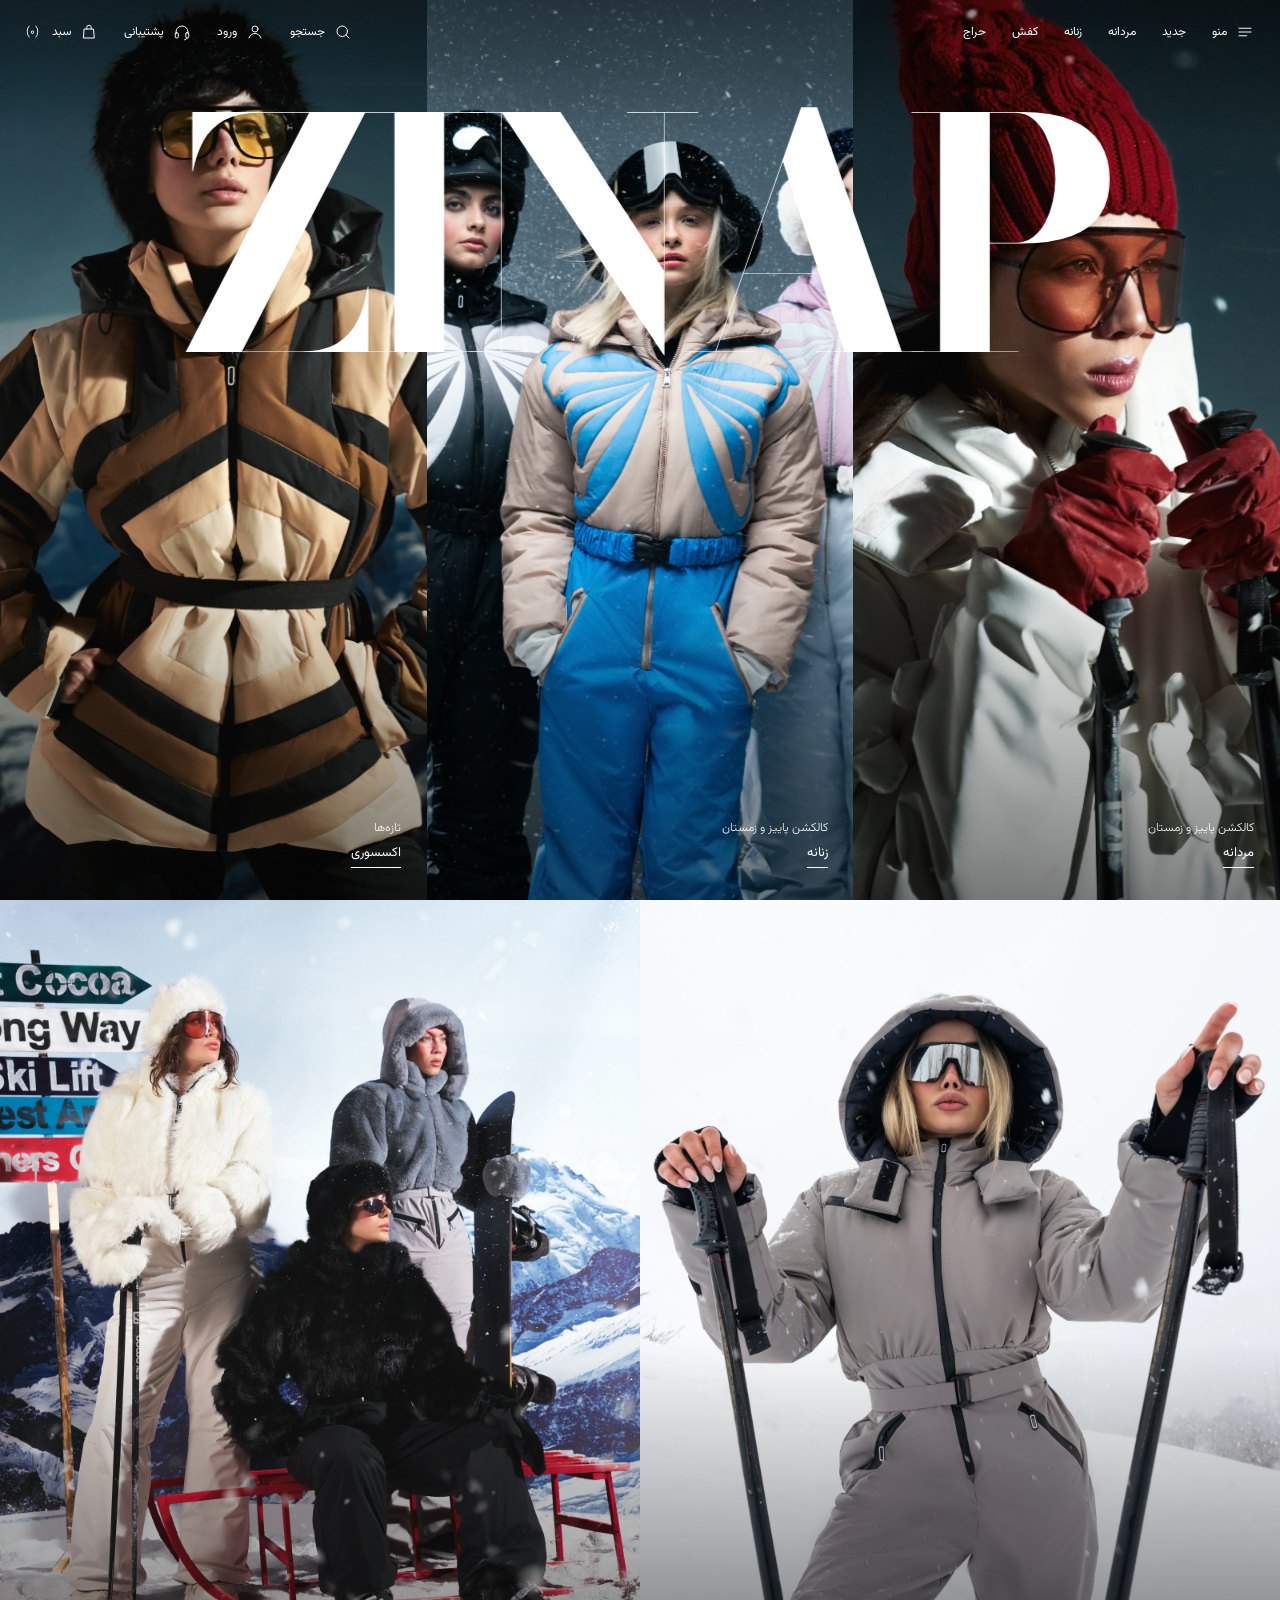
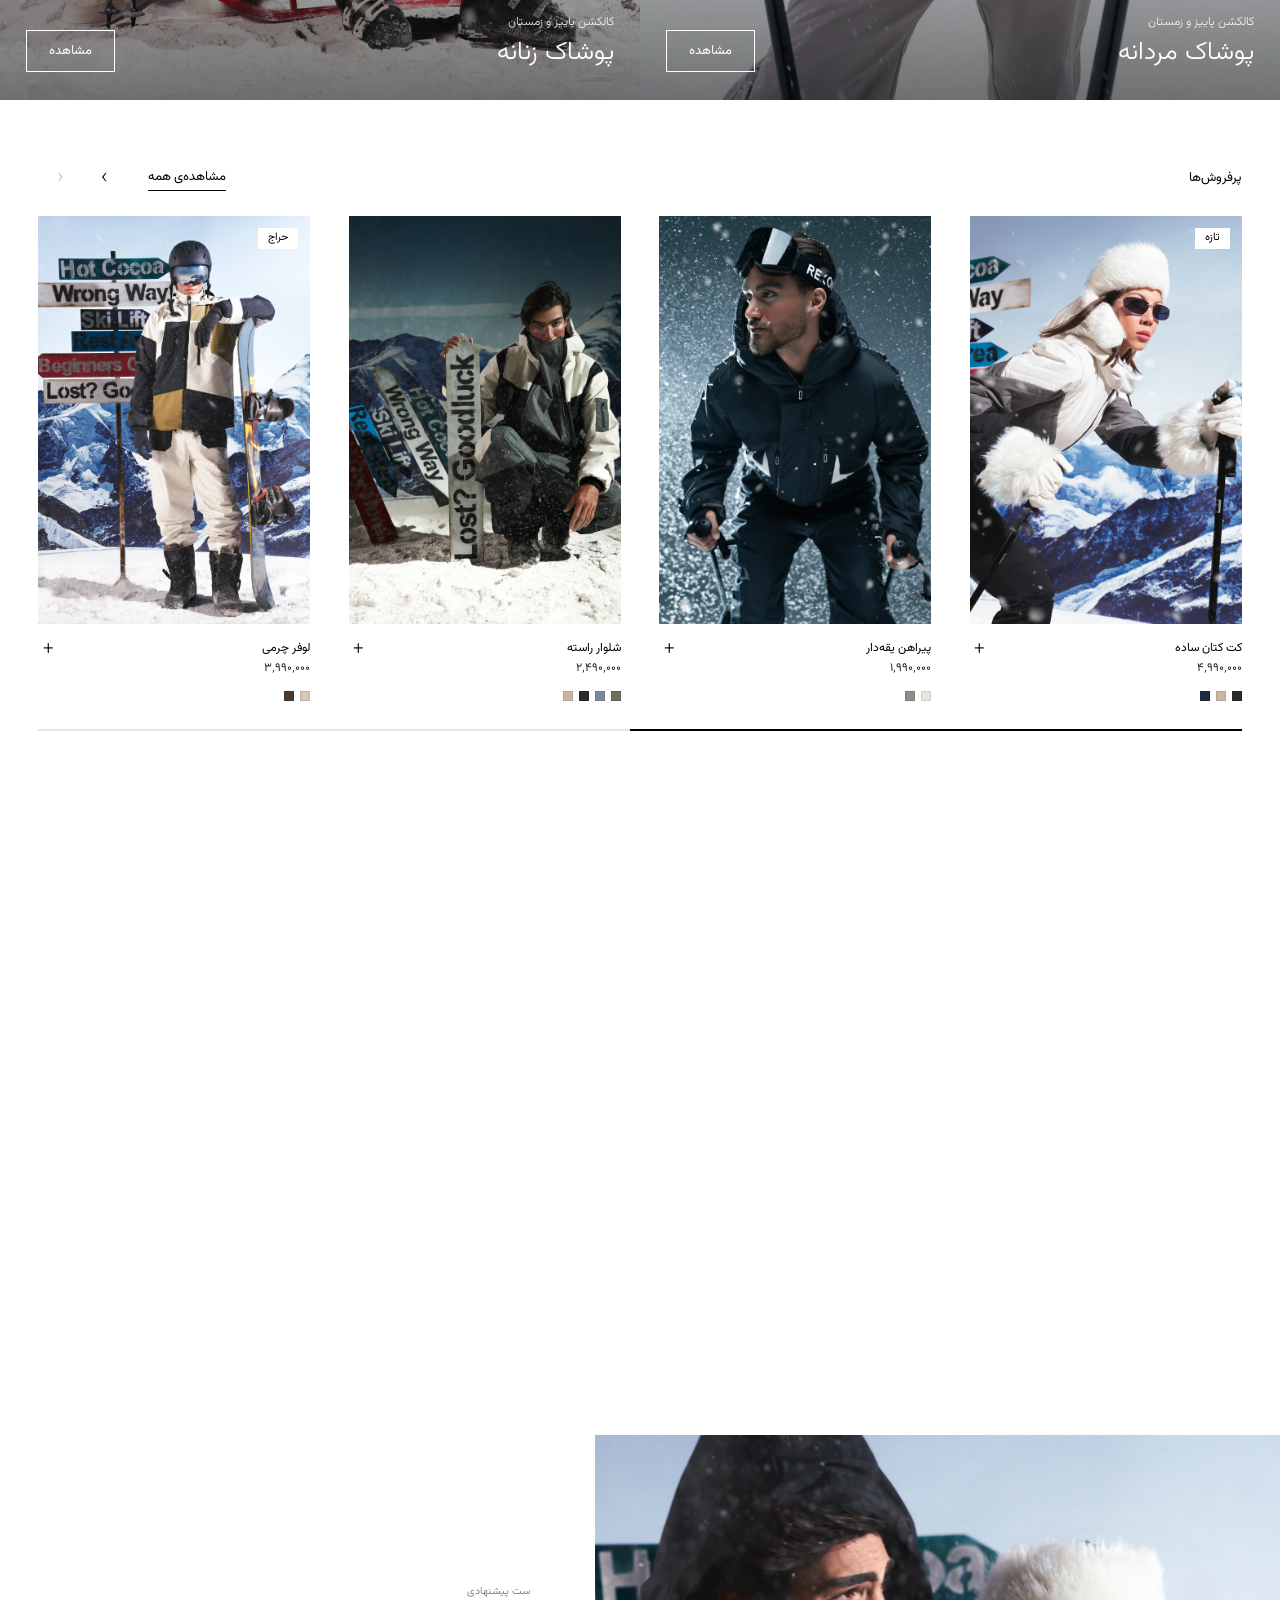
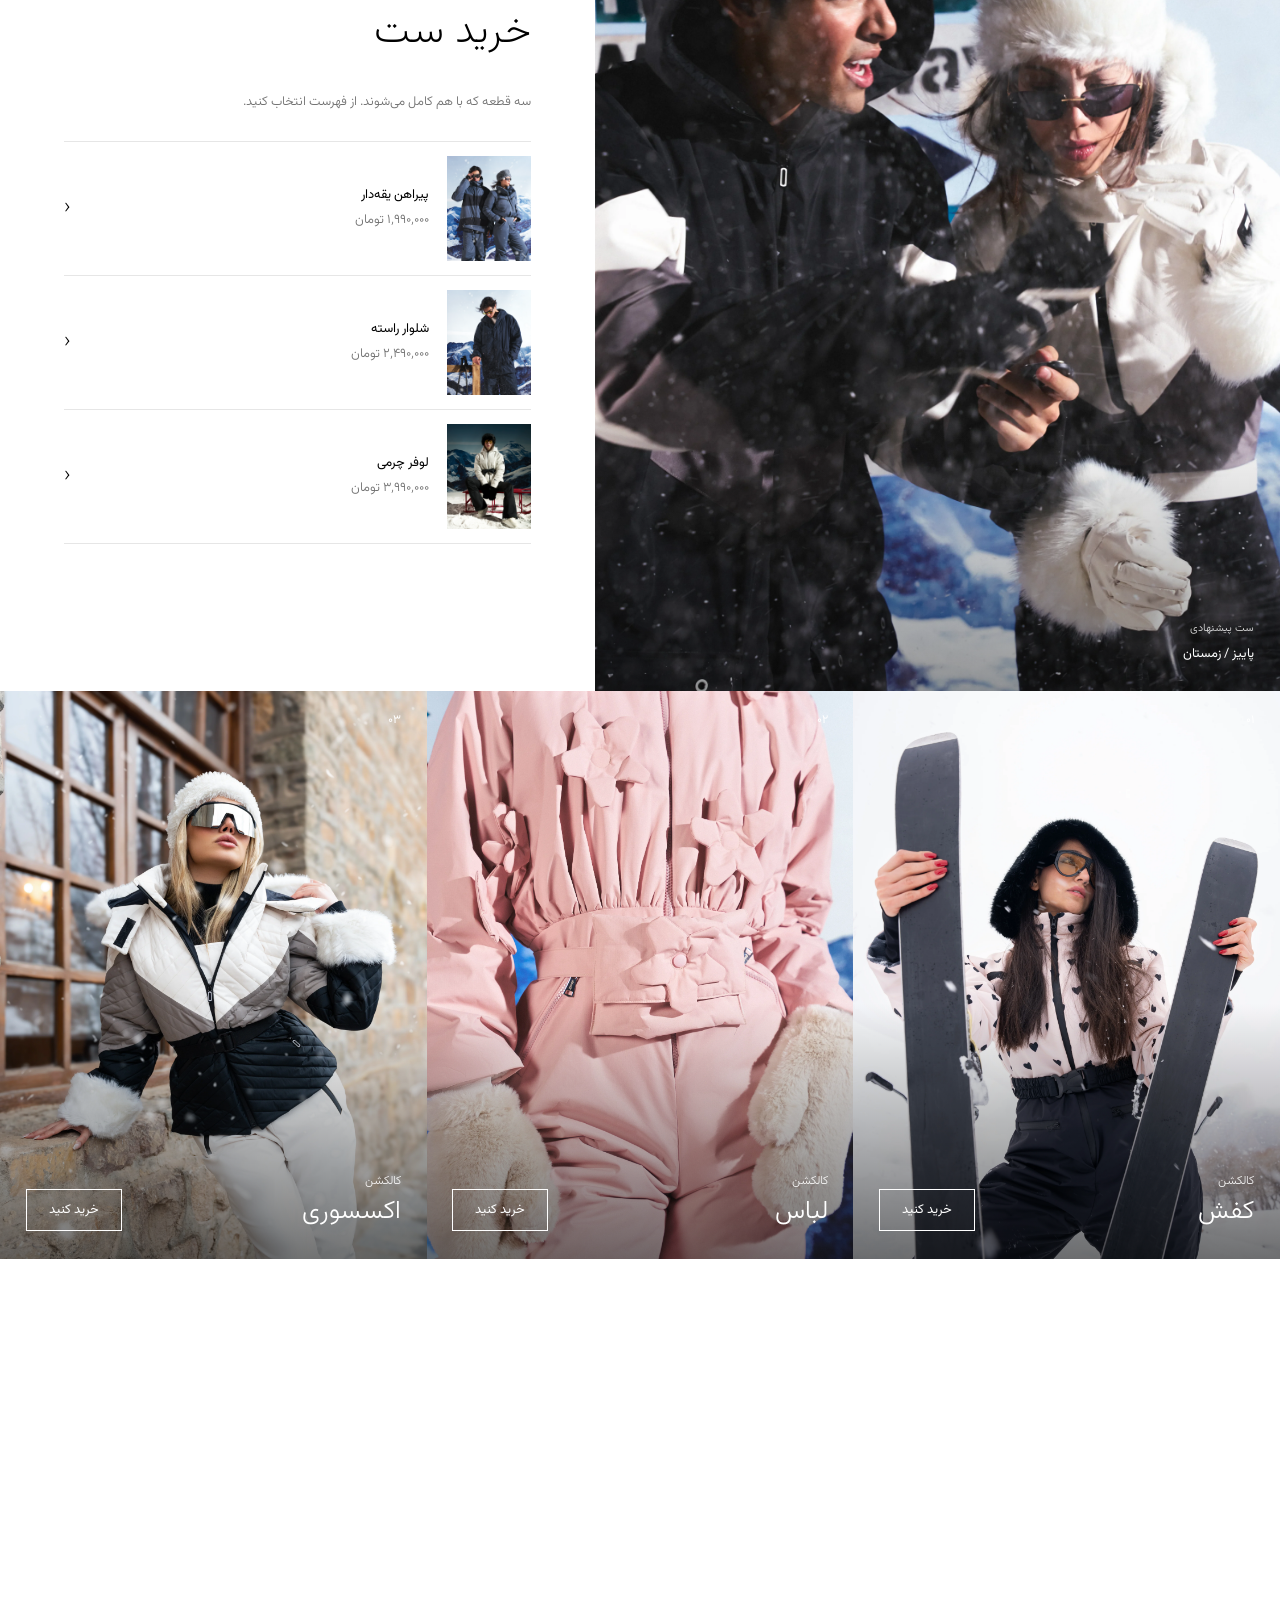
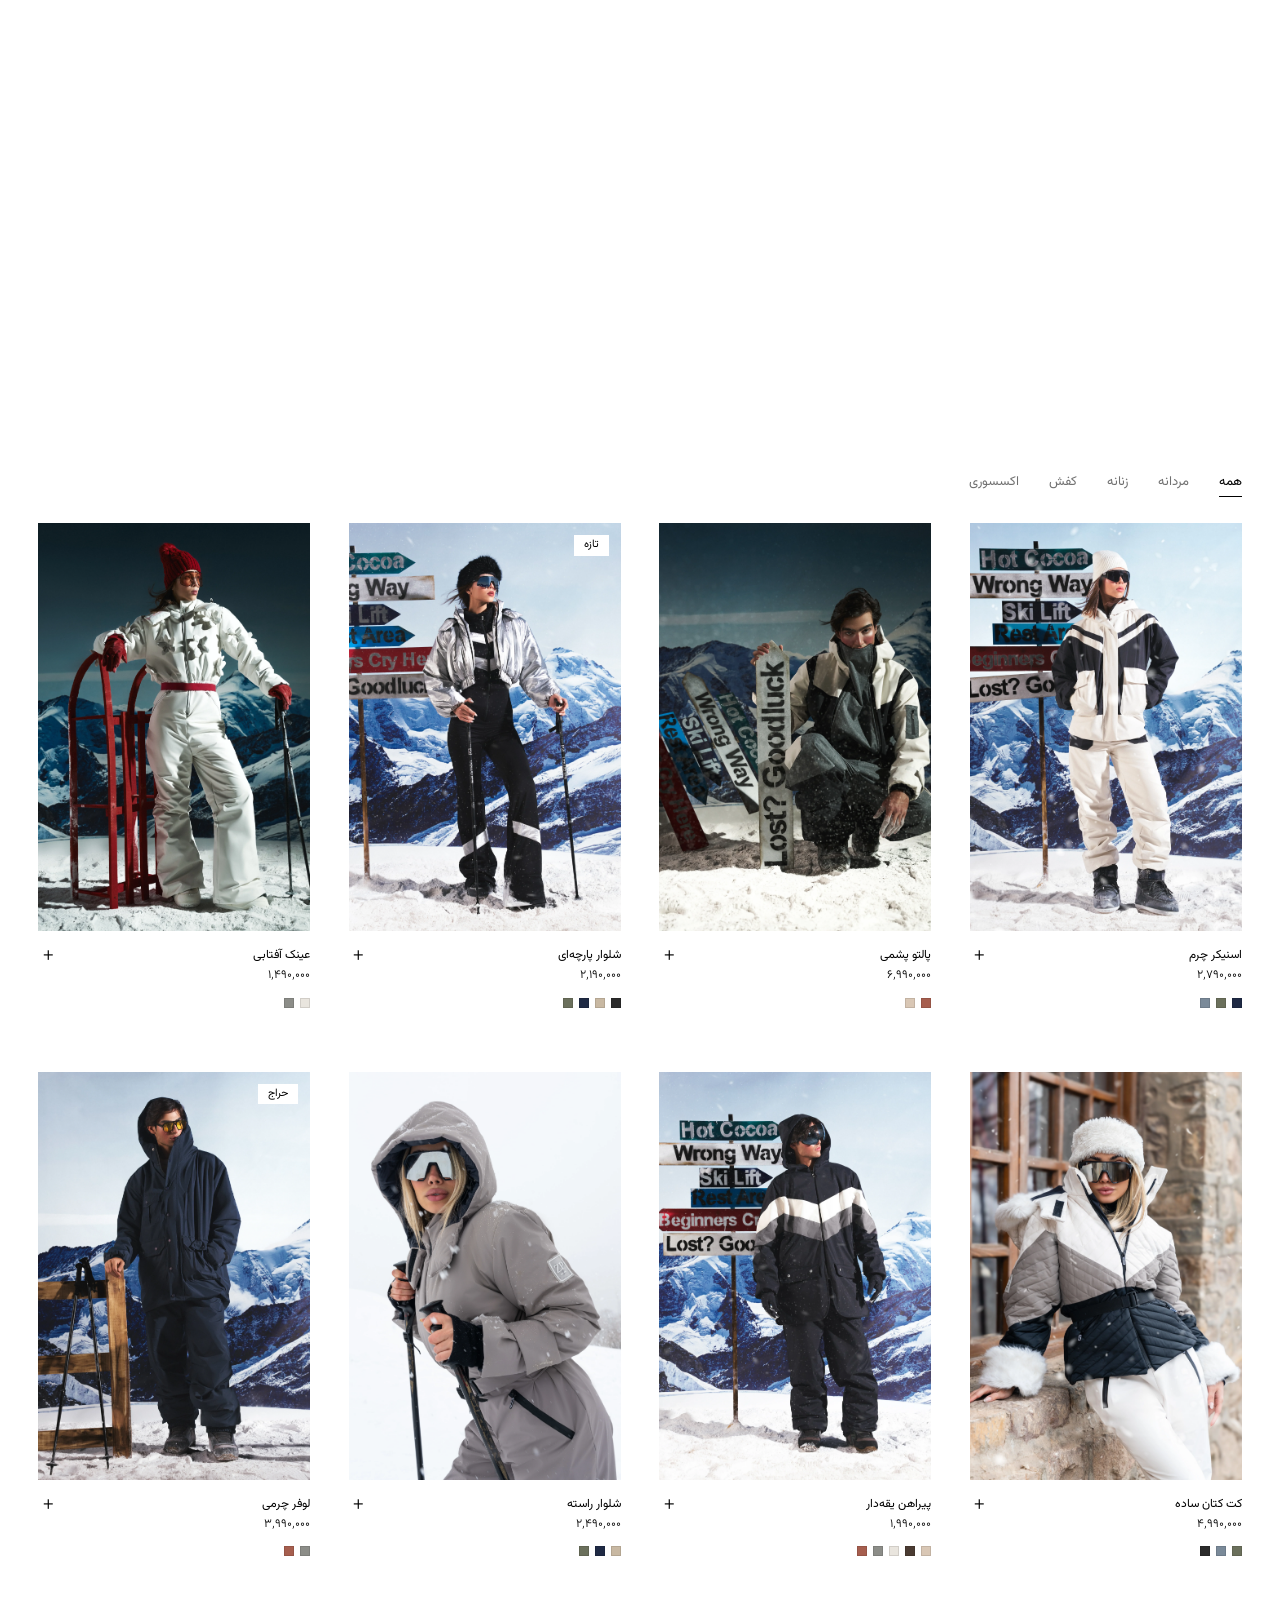
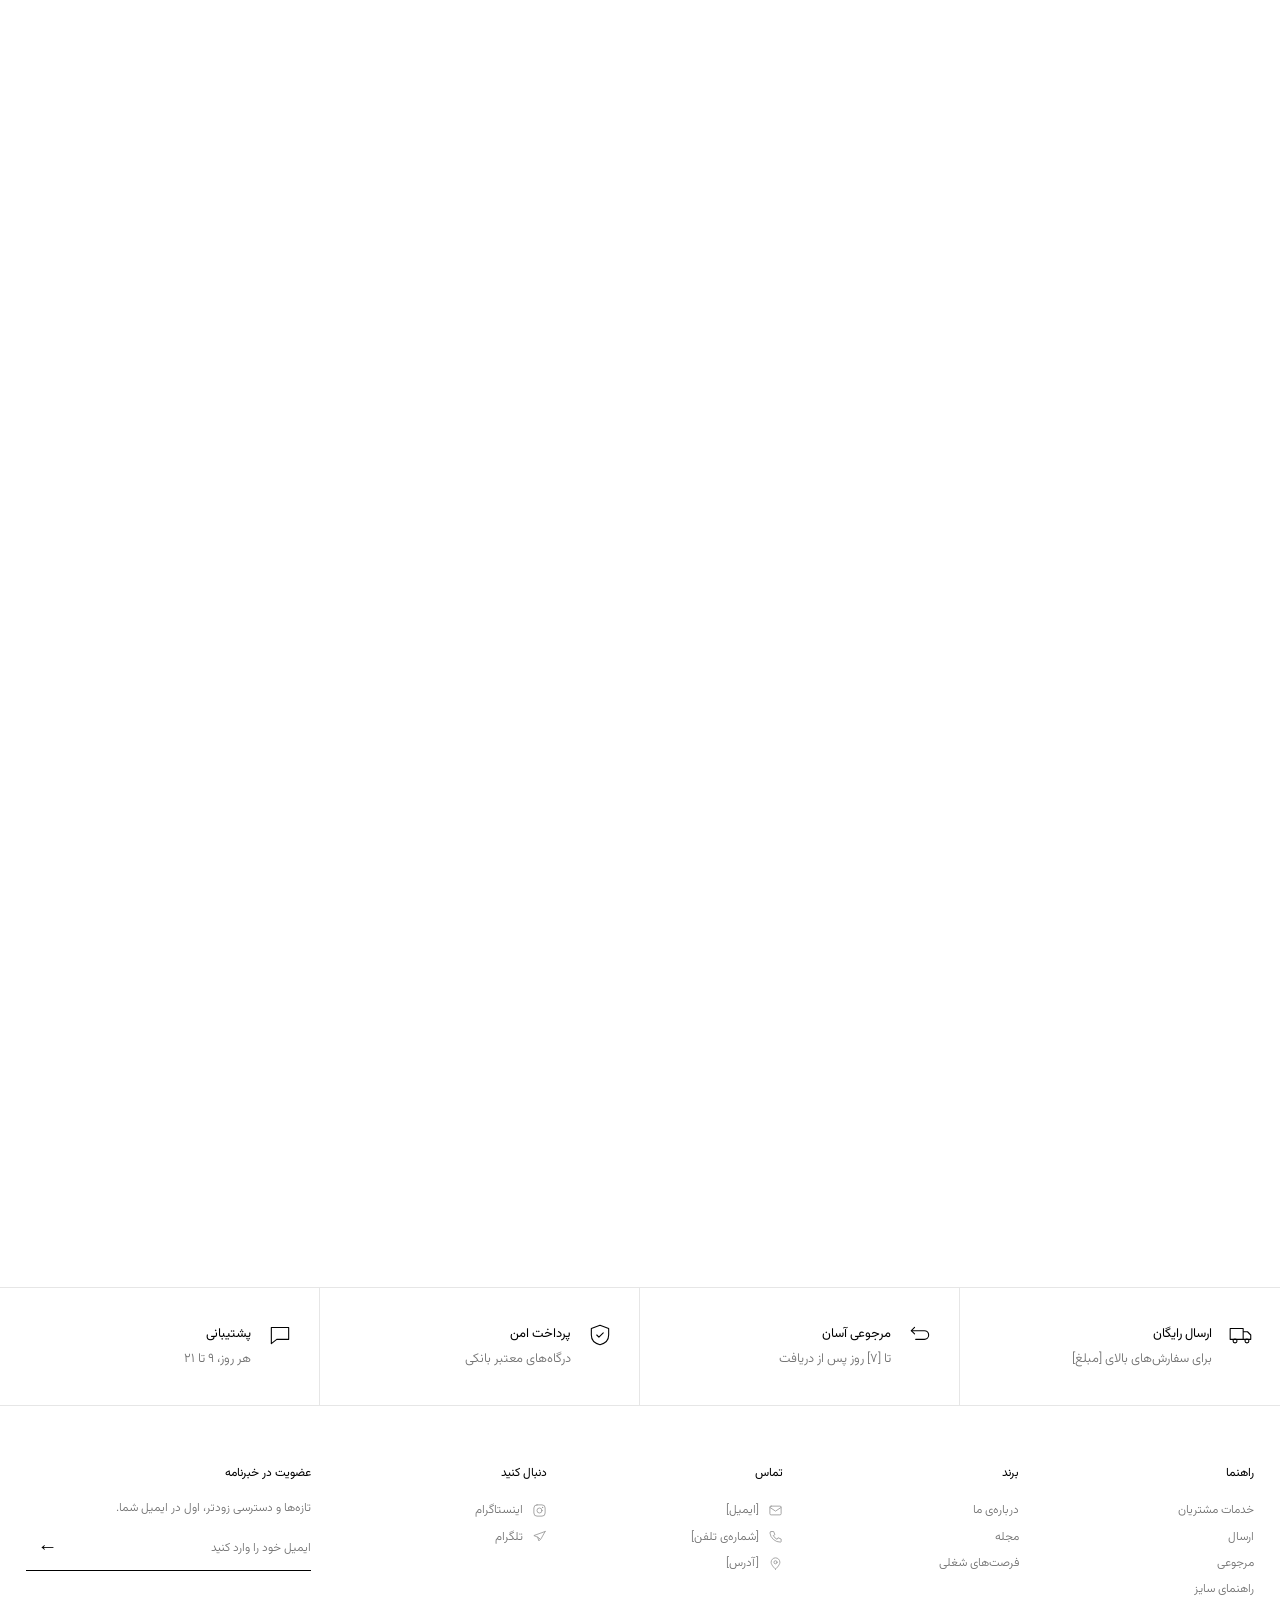
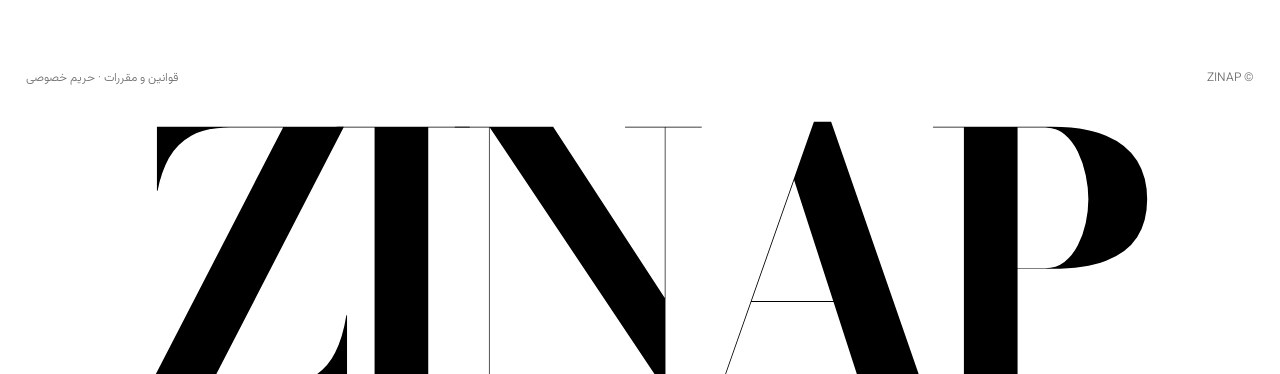
<file: index.html>
<!-- index.html -->
<!DOCTYPE html>
<html lang="fa" dir="rtl">
<head>
<meta charset="utf-8">
<meta name="viewport" content="width=device-width, initial-scale=1">
<title>برند شما | فروشگاه پوشاک</title>
<link rel="preconnect" href="https://fonts.googleapis.com">
<link rel="preconnect" href="https://fonts.gstatic.com" crossorigin>
<link rel="stylesheet" href="https://fonts.googleapis.com/css2?family=Vazirmatn:wght@200;300;400&family=Bodoni+Moda:wght@700&display=swap">
<link rel="stylesheet" href="style.css">
<script>document.documentElement.classList.add("js")</script>
</head>
<body>
<a class="skip" href="#main">رفتن به محتوا</a>

<header class="header" id="header">
  <div class="bar">
    <div class="bar-start">
      <button class="icon-btn" id="openMenu" aria-expanded="false" aria-controls="menu">
        <svg class="ic" viewBox="0 0 24 24" aria-hidden="true"><path d="M4 7h16M4 12h16M4 17h10"/></svg>
        <span>منو</span>
      </button>
      <nav class="quick" aria-label="دسترسی سریع"><a href="#">جدید</a><a href="#">مردانه</a><a href="#">زنانه</a><a href="#">کفش</a><a href="#">حراج</a></nav>
    </div>
    <div class="bar-end">
      <button class="bar-act" id="openSearch" aria-expanded="false" aria-controls="search">
        <svg class="ic" viewBox="0 0 24 24" aria-hidden="true"><circle cx="11" cy="11" r="7"/><path d="M20 20l-3.5-3.5"/></svg>
        <span>جستجو</span>
      </button>
      <a class="bar-act hide-s" href="#">
        <svg class="ic" viewBox="0 0 24 24" aria-hidden="true"><circle cx="12" cy="8" r="4"/><path d="M4 20c1.5-4 4.5-6 8-6s6.5 2 8 6"/></svg>
        <span>ورود</span>
      </a>
      <a class="bar-act hide-s" href="#">
        <svg class="ic" viewBox="0 0 24 24" aria-hidden="true"><path d="M4 14v-2a8 8 0 0116 0v2"/><rect x="3" y="13" width="4" height="7" rx="1.5"/><rect x="17" y="13" width="4" height="7" rx="1.5"/><path d="M19 20a4 4 0 01-3.5 2.5"/></svg>
        <span>پشتیبانی</span>
      </a>
      <button class="bar-act" id="openCart" aria-expanded="false" aria-controls="cart">
        <svg class="ic" viewBox="0 0 24 24" aria-hidden="true"><path d="M6 8h12l1 12H5z"/><path d="M9 8V6a3 3 0 016 0v2"/></svg>
        <span>سبد</span><span class="count">(۰)</span>
      </button>
    </div>
  </div>
  <a class="logo" href="#" aria-label="ZINAP صفحه‌ی اصلی">ZINAP</a>
</header>

<div class="scrim" id="scrim"></div>

<nav class="panel menu" id="menu" aria-label="منوی اصلی">
  <div class="menu-list">
    <button class="x" type="button">بستن</button>
    <ul><li data-p="0" data-t="تازه‌ها"><a class="top" href="#" aria-expanded="false">جدید<span>+</span></a><div class="sub"><ul><li><a href="#">تازه‌ها</a></li><li><a href="#">پرفروش‌ها</a></li><li><a href="#">کالکشن پاییز</a></li><li><a href="#">پیشنهاد ما</a></li></ul></div></li><li data-p="1" data-t="پوشاک مردانه"><a class="top" href="#" aria-expanded="false">مردانه<span>+</span></a><div class="sub"><ul><li><a href="#">کت و ژاکت</a></li><li><a href="#">پیراهن</a></li><li><a href="#">تیشرت</a></li><li><a href="#">شلوار</a></li><li><a href="#">بافت‌ها</a></li></ul></div></li><li data-p="2" data-t="پوشاک زنانه"><a class="top" href="#" aria-expanded="false">زنانه<span>+</span></a><div class="sub"><ul><li><a href="#">لباس</a></li><li><a href="#">شومیز</a></li><li><a href="#">شلوار</a></li><li><a href="#">کت و مانتو</a></li><li><a href="#">بافت‌ها</a></li></ul></div></li><li data-p="3" data-t="کفش"><a class="top" href="#" aria-expanded="false">کفش<span>+</span></a><div class="sub"><ul><li><a href="#">اسنیکر</a></li><li><a href="#">لوفر</a></li><li><a href="#">بوت</a></li><li><a href="#">صندل</a></li></ul></div></li><li data-p="4" data-t="اکسسوری"><a class="top" href="#" aria-expanded="false">اکسسوری<span>+</span></a><div class="sub"><ul><li><a href="#">کیف</a></li><li><a href="#">عینک</a></li><li><a href="#">کمربند</a></li><li><a href="#">جوراب</a></li></ul></div></li><li data-p="5" data-t="تا ۵۰٪ تخفیف"><a class="top" href="#" aria-expanded="false">حراج</a></li></ul>
    <div class="menu-foot"><a href="#">ورود / ثبت‌نام</a><a href="#">پشتیبانی</a><a href="#">فروشگاه‌ها</a></div>
  </div>
  <div class="menu-prev" aria-hidden="true"><img data-p="0" src="95.webp" alt=""><img data-p="1" src="62.webp" alt=""><img data-p="2" src="88.webp" alt=""><img data-p="3" src="96.webp" alt=""><img data-p="4" src="57.webp" alt=""><img data-p="5" src="101.webp" alt=""><span class="tag"></span></div>
</nav>

<div class="panel search" id="search" role="dialog" aria-label="جستجو">
  <div class="s-top">
    <span class="s-brand" aria-hidden="true">ZINAP</span>
    <button class="x" type="button">
      <svg class="ic" viewBox="0 0 24 24" aria-hidden="true"><path d="M6 6l12 12M18 6L6 18"/></svg>
      <span>بستن</span>
    </button>
  </div>
  <div class="s-body">
    <p class="s-kicker">جستجو در کالکشن</p>
    <form class="s-form" action="#" role="search">
      <label class="sr-only" for="q">جستجو</label>
      <span class="s-ic" aria-hidden="true"><svg class="ic" viewBox="0 0 24 24"><circle cx="11" cy="11" r="7"/><path d="M20 20l-3.5-3.5"/></svg></span>
      <input id="q" type="search" placeholder="نام محصول، دسته یا رنگ…" autocomplete="off">
      <button type="submit" aria-label="جستجو">
        <svg class="ic" viewBox="0 0 24 24" aria-hidden="true"><path d="M19 12H5M11 6l-6 6 6 6"/></svg>
      </button>
    </form>
    <div class="s-grid">
      <section class="s-col">
        <h3>پرجستجوترین‌ها</h3>
        <ul class="s-list">
          <li><a href="#"><span class="n">۰۱</span><span>کت کتان</span><svg class="ic" viewBox="0 0 24 24" aria-hidden="true"><path d="M14 6l-6 6 6 6"/></svg></a></li>
          <li><a href="#"><span class="n">۰۲</span><span>اسنیکر سفید</span><svg class="ic" viewBox="0 0 24 24" aria-hidden="true"><path d="M14 6l-6 6 6 6"/></svg></a></li>
          <li><a href="#"><span class="n">۰۳</span><span>پیراهن</span><svg class="ic" viewBox="0 0 24 24" aria-hidden="true"><path d="M14 6l-6 6 6 6"/></svg></a></li>
          <li><a href="#"><span class="n">۰۴</span><span>شلوار راسته</span><svg class="ic" viewBox="0 0 24 24" aria-hidden="true"><path d="M14 6l-6 6 6 6"/></svg></a></li>
          <li><a href="#"><span class="n">۰۵</span><span>کیف چرم</span><svg class="ic" viewBox="0 0 24 24" aria-hidden="true"><path d="M14 6l-6 6 6 6"/></svg></a></li>
        </ul>
      </section>
      <section class="s-col">
        <h3>دسته‌بندی‌ها</h3>
        <div class="chips"><a href="#">کت و ژاکت</a><a href="#">پیراهن</a><a href="#">شلوار</a><a href="#">بافت‌ها</a><a href="#">کفش</a><a href="#">اکسسوری</a><a href="#">حراج</a></div>
      </section>
    </div>
  </div>
</div>

<aside class="panel cart" id="cart" aria-label="سبد خرید">
  <button class="x" type="button">بستن</button>
  <h2>سبد خرید</h2>
  <p class="empty" id="empty">سبد خرید شما خالی است.</p>
  <ul class="lines" id="lines"></ul>
  <div class="tot" id="tot" hidden><span>جمع کل</span><span id="sum"></span></div>
  <a class="btn" id="go" href="index.html">ادامه‌ی خرید</a>
</aside>

<main id="main">
  <div class="hero-wrap">
  <section class="hero" aria-label="کالکشن جدید">
    <a class="pane" href="#" data-s="0.07"><img src="75.webp" alt="کالکشن مردانه، پاییز و زمستان" fetchpriority="high"><span class="cap"><small>کالکشن پاییز و زمستان</small><span class="u">مردانه</span></span></a>
    <a class="pane" href="#" data-s="0.12"><img src="51.webp" alt="کالکشن زنانه، پاییز و زمستان"><span class="cap"><small>کالکشن پاییز و زمستان</small><span class="u">زنانه</span></span></a>
    <a class="pane" href="#" data-s="0.04"><img src="66.webp" alt="اکسسوری‌های تازه"><span class="cap"><small>تازه‌ها</small><span class="u">اکسسوری</span></span></a>
  </section>
  <div class="dots" aria-hidden="true"><i class="on"></i><i></i><i></i></div>
  </div>

  <section class="g2" aria-label="کمپین‌ها">
    <a class="cell rv" href="#"><img src="100.webp" alt="" loading="lazy"><span class="no" aria-hidden="true">۰۱</span><span class="cap2"><span class="t"><small>کالکشن پاییز و زمستان</small><h3>پوشاک مردانه</h3></span><span class="go">مشاهده</span></span></a>
    <a class="cell rv" href="#"><img src="61.webp" alt="" loading="lazy"><span class="no" aria-hidden="true">۰۲</span><span class="cap2"><span class="t"><small>کالکشن پاییز و زمستان</small><h3>پوشاک زنانه</h3></span><span class="go">مشاهده</span></span></a>
  </section>

  <section class="rail-wrap" aria-label="پرفروش‌ها">
    <div class="head rv"><span>پرفروش‌ها</span><div class="tools"><a class="u" href="#">مشاهده‌ی همه</a><div><button class="arrow next" aria-label="بعدی">›</button><button class="arrow prev" aria-label="قبلی">‹</button></div></div></div>
    <div class="rail"><article class="card"><div class="pw"><a class="ph" href="product.html"><span class="flag">تازه</span><img src="87.webp" alt="" loading="lazy"></a><div class="sizes" role="group" aria-label="انتخاب سایز"><button type="button" aria-label="سایز XS">XS</button><button type="button" aria-label="سایز S">S</button><button type="button" aria-label="سایز M">M</button><button type="button" aria-label="سایز L">L</button><button type="button" aria-label="سایز XL">XL</button></div></div><div class="meta"><div class="mrow"><a href="product.html">کت کتان ساده</a><button class="add" type="button" aria-label="افزودن به سبد">+</button></div><span class="pr">۴٬۹۹۰٬۰۰۰</span><div class="cols" aria-label="۳ رنگ"><i style="--c:#2b2b2b"></i><i style="--c:#c8b8a2"></i><i style="--c:#1f2a44"></i></div></div></article><article class="card"><div class="pw"><a class="ph" href="product.html"><img src="49.webp" alt="" loading="lazy"></a><div class="sizes" role="group" aria-label="انتخاب سایز"><button type="button" aria-label="سایز XS">XS</button><button type="button" aria-label="سایز S">S</button><button type="button" aria-label="سایز M">M</button><button type="button" aria-label="سایز L">L</button><button type="button" aria-label="سایز XL">XL</button></div></div><div class="meta"><div class="mrow"><a href="product.html">پیراهن یقه‌دار</a><button class="add" type="button" aria-label="افزودن به سبد">+</button></div><span class="pr">۱٬۹۹۰٬۰۰۰</span><div class="cols" aria-label="۲ رنگ"><i style="--c:#e9e5de"></i><i style="--c:#8c8d88"></i></div></div></article><article class="card"><div class="pw"><a class="ph" href="product.html"><img src="53.webp" alt="" loading="lazy"></a><div class="sizes" role="group" aria-label="انتخاب سایز"><button type="button" aria-label="سایز XS">XS</button><button type="button" aria-label="سایز S">S</button><button type="button" aria-label="سایز M">M</button><button type="button" aria-label="سایز L">L</button><button type="button" aria-label="سایز XL">XL</button></div></div><div class="meta"><div class="mrow"><a href="product.html">شلوار راسته</a><button class="add" type="button" aria-label="افزودن به سبد">+</button></div><span class="pr">۲٬۴۹۰٬۰۰۰</span><div class="cols" aria-label="۴ رنگ"><i style="--c:#6b705c"></i><i style="--c:#7a8a99"></i><i style="--c:#2b2b2b"></i><i style="--c:#c8b8a2"></i></div></div></article><article class="card"><div class="pw"><a class="ph" href="product.html"><span class="flag">حراج</span><img src="85.webp" alt="" loading="lazy"></a><div class="sizes" role="group" aria-label="انتخاب سایز"><button type="button" aria-label="سایز XS">XS</button><button type="button" aria-label="سایز S">S</button><button type="button" aria-label="سایز M">M</button><button type="button" aria-label="سایز L">L</button><button type="button" aria-label="سایز XL">XL</button></div></div><div class="meta"><div class="mrow"><a href="product.html">لوفر چرمی</a><button class="add" type="button" aria-label="افزودن به سبد">+</button></div><span class="pr">۳٬۹۹۰٬۰۰۰</span><div class="cols" aria-label="۲ رنگ"><i style="--c:#d9c7b5"></i><i style="--c:#4a3b32"></i></div></div></article><article class="card"><div class="pw"><a class="ph" href="product.html"><img src="81.webp" alt="" loading="lazy"></a><div class="sizes" role="group" aria-label="انتخاب سایز"><button type="button" aria-label="سایز XS">XS</button><button type="button" aria-label="سایز S">S</button><button type="button" aria-label="سایز M">M</button><button type="button" aria-label="سایز L">L</button><button type="button" aria-label="سایز XL">XL</button></div></div><div class="meta"><div class="mrow"><a href="product.html">تیشرت پنبه‌ای</a><button class="add" type="button" aria-label="افزودن به سبد">+</button></div><span class="pr">۸۹۰٬۰۰۰</span><div class="cols" aria-label="۶ رنگ"><i style="--c:#c8b8a2"></i><i style="--c:#1f2a44"></i><i style="--c:#6b705c"></i><i style="--c:#7a8a99"></i><i style="--c:#2b2b2b"></i><i style="--c:#c8b8a2"></i></div></div></article><article class="card"><div class="pw"><a class="ph" href="product.html"><img src="59.webp" alt="" loading="lazy"></a><div class="sizes" role="group" aria-label="انتخاب سایز"><button type="button" aria-label="سایز XS">XS</button><button type="button" aria-label="سایز S">S</button><button type="button" aria-label="سایز M">M</button><button type="button" aria-label="سایز L">L</button><button type="button" aria-label="سایز XL">XL</button></div></div><div class="meta"><div class="mrow"><a href="product.html">بافت یقه‌گرد</a><button class="add" type="button" aria-label="افزودن به سبد">+</button></div><span class="pr">۱٬۸۹۰٬۰۰۰</span><div class="cols" aria-label="۳ رنگ"><i style="--c:#8c8d88"></i><i style="--c:#a65e4e"></i><i style="--c:#d9c7b5"></i></div></div></article><article class="card"><div class="pw"><a class="ph" href="product.html"><img src="55.webp" alt="" loading="lazy"></a><div class="sizes" role="group" aria-label="انتخاب سایز"><button type="button" aria-label="سایز XS">XS</button><button type="button" aria-label="سایز S">S</button><button type="button" aria-label="سایز M">M</button><button type="button" aria-label="سایز L">L</button><button type="button" aria-label="سایز XL">XL</button></div></div><div class="meta"><div class="mrow"><a href="product.html">کیف دوشی</a><button class="add" type="button" aria-label="افزودن به سبد">+</button></div><span class="pr">۲٬۹۹۰٬۰۰۰</span><div class="cols" aria-label="۲ رنگ"><i style="--c:#7a8a99"></i><i style="--c:#2b2b2b"></i></div></div></article><article class="card"><div class="pw"><a class="ph" href="product.html"><img src="76.webp" alt="" loading="lazy"></a><div class="sizes" role="group" aria-label="انتخاب سایز"><button type="button" aria-label="سایز XS">XS</button><button type="button" aria-label="سایز S">S</button><button type="button" aria-label="سایز M">M</button><button type="button" aria-label="سایز L">L</button><button type="button" aria-label="سایز XL">XL</button></div></div><div class="meta"><div class="mrow"><a href="product.html">ژاکت سبک</a><button class="add" type="button" aria-label="افزودن به سبد">+</button></div><span class="pr">۳٬۴۹۰٬۰۰۰</span><div class="cols" aria-label="۳ رنگ"><i style="--c:#4a3b32"></i><i style="--c:#e9e5de"></i><i style="--c:#8c8d88"></i></div></div></article></div>
    <div class="rbar" aria-hidden="true"><i></i></div>
  </section>

  <a class="band rv" href="#"><img src="102.webp" alt="" loading="lazy"><span class="cap2"><span class="t"><small>ادیتوریال</small><h3>نسخه‌ی تازه‌ی کلاسیک‌ها</h3></span><span class="go">بیشتر بخوانید</span></span></a>

  <section class="look" aria-label="خرید ست">
    <div class="cell" style="aspect-ratio:4/5">
      <img src="90.webp" alt="ست پیشنهادی" loading="lazy">
      <span class="look-tag"><small>ست پیشنهادی</small>پاییز / زمستان</span>
    </div>
    <div class="look-side rv">
      <div><small class="mute">ست پیشنهادی</small><h2>خرید ست</h2></div>
      <p>سه قطعه که با هم کامل می‌شوند. از فهرست انتخاب کنید.</p>
      <div class="items"><a class="li" href="product.html" data-k="0"><span class="t"><img src="64.webp" alt="" loading="lazy"></span><span><b>پیراهن یقه‌دار</b><span>۱٬۹۹۰٬۰۰۰ تومان</span></span><span class="arr" aria-hidden="true">‹</span></a><a class="li" href="product.html" data-k="1"><span class="t"><img src="77.webp" alt="" loading="lazy"></span><span><b>شلوار راسته</b><span>۲٬۴۹۰٬۰۰۰ تومان</span></span><span class="arr" aria-hidden="true">‹</span></a><a class="li" href="product.html" data-k="2"><span class="t"><img src="68.webp" alt="" loading="lazy"></span><span><b>لوفر چرمی</b><span>۳٬۹۹۰٬۰۰۰ تومان</span></span><span class="arr" aria-hidden="true">‹</span></a></div>
    </div>
  </section>

  <section class="g3" aria-label="ویترین">
    <a class="cell rv" href="#"><img src="98.webp" alt="" loading="lazy"><span class="no" aria-hidden="true">۰۱</span><span class="cap2"><span class="t"><small>کالکشن</small><h3>کفش</h3></span><span class="go">خرید کنید</span></span></a>
    <a class="cell rv" href="#"><img src="56.webp" alt="" loading="lazy"><span class="no" aria-hidden="true">۰۲</span><span class="cap2"><span class="t"><small>کالکشن</small><h3>لباس</h3></span><span class="go">خرید کنید</span></span></a>
    <a class="cell rv" href="#"><img src="105.webp" alt="" loading="lazy"><span class="no" aria-hidden="true">۰۳</span><span class="cap2"><span class="t"><small>کالکشن</small><h3>اکسسوری</h3></span><span class="go">خرید کنید</span></span></a>
  </section>

  <section class="say"><h2 class="rv">ساده، دقیق،<br>برای هر روز.</h2><a class="u rv" href="#">درباره‌ی ما</a></section>

  <section aria-label="جدیدترین‌ها">
    <div class="head rv"><span>جدیدترین‌ها</span><a class="u" href="#">مشاهده‌ی همه</a></div>
    <div class="tabs" role="group" aria-label="فیلتر محصولات"><button type="button" data-f="all" aria-pressed="true">همه</button><button type="button" data-f="men" aria-pressed="false">مردانه</button><button type="button" data-f="women" aria-pressed="false">زنانه</button><button type="button" data-f="shoes" aria-pressed="false">کفش</button><button type="button" data-f="acc" aria-pressed="false">اکسسوری</button></div>
    <div class="shop" id="shop"><article class="card" data-c="shoes"><div class="pw"><a class="ph" href="product.html"><img src="83.webp" alt="" loading="lazy"></a><div class="sizes" role="group" aria-label="انتخاب سایز"><button type="button" aria-label="سایز XS">XS</button><button type="button" aria-label="سایز S">S</button><button type="button" aria-label="سایز M">M</button><button type="button" aria-label="سایز L">L</button><button type="button" aria-label="سایز XL">XL</button></div></div><div class="meta"><div class="mrow"><a href="product.html">اسنیکر چرم</a><button class="add" type="button" aria-label="افزودن به سبد">+</button></div><span class="pr">۲٬۷۹۰٬۰۰۰</span><div class="cols" aria-label="۳ رنگ"><i style="--c:#1f2a44"></i><i style="--c:#6b705c"></i><i style="--c:#7a8a99"></i></div></div></article><article class="card" data-c="men"><div class="pw"><a class="ph" href="product.html"><img src="73.webp" alt="" loading="lazy"></a><div class="sizes" role="group" aria-label="انتخاب سایز"><button type="button" aria-label="سایز XS">XS</button><button type="button" aria-label="سایز S">S</button><button type="button" aria-label="سایز M">M</button><button type="button" aria-label="سایز L">L</button><button type="button" aria-label="سایز XL">XL</button></div></div><div class="meta"><div class="mrow"><a href="product.html">پالتو پشمی</a><button class="add" type="button" aria-label="افزودن به سبد">+</button></div><span class="pr">۶٬۹۹۰٬۰۰۰</span><div class="cols" aria-label="۲ رنگ"><i style="--c:#a65e4e"></i><i style="--c:#d9c7b5"></i></div></div></article><article class="card" data-c="women"><div class="pw"><a class="ph" href="product.html"><span class="flag">تازه</span><img src="94.webp" alt="" loading="lazy"></a><div class="sizes" role="group" aria-label="انتخاب سایز"><button type="button" aria-label="سایز XS">XS</button><button type="button" aria-label="سایز S">S</button><button type="button" aria-label="سایز M">M</button><button type="button" aria-label="سایز L">L</button><button type="button" aria-label="سایز XL">XL</button></div></div><div class="meta"><div class="mrow"><a href="product.html">شلوار پارچه‌ای</a><button class="add" type="button" aria-label="افزودن به سبد">+</button></div><span class="pr">۲٬۱۹۰٬۰۰۰</span><div class="cols" aria-label="۴ رنگ"><i style="--c:#2b2b2b"></i><i style="--c:#c8b8a2"></i><i style="--c:#1f2a44"></i><i style="--c:#6b705c"></i></div></div></article><article class="card" data-c="acc"><div class="pw"><a class="ph" href="product.html"><img src="54.webp" alt="" loading="lazy"></a><div class="sizes" role="group" aria-label="انتخاب سایز"><button type="button" aria-label="سایز XS">XS</button><button type="button" aria-label="سایز S">S</button><button type="button" aria-label="سایز M">M</button><button type="button" aria-label="سایز L">L</button><button type="button" aria-label="سایز XL">XL</button></div></div><div class="meta"><div class="mrow"><a href="product.html">عینک آفتابی</a><button class="add" type="button" aria-label="افزودن به سبد">+</button></div><span class="pr">۱٬۴۹۰٬۰۰۰</span><div class="cols" aria-label="۲ رنگ"><i style="--c:#e9e5de"></i><i style="--c:#8c8d88"></i></div></div></article><article class="card" data-c="men"><div class="pw"><a class="ph" href="product.html"><img src="104.webp" alt="" loading="lazy"></a><div class="sizes" role="group" aria-label="انتخاب سایز"><button type="button" aria-label="سایز XS">XS</button><button type="button" aria-label="سایز S">S</button><button type="button" aria-label="سایز M">M</button><button type="button" aria-label="سایز L">L</button><button type="button" aria-label="سایز XL">XL</button></div></div><div class="meta"><div class="mrow"><a href="product.html">کت کتان ساده</a><button class="add" type="button" aria-label="افزودن به سبد">+</button></div><span class="pr">۴٬۹۹۰٬۰۰۰</span><div class="cols" aria-label="۳ رنگ"><i style="--c:#6b705c"></i><i style="--c:#7a8a99"></i><i style="--c:#2b2b2b"></i></div></div></article><article class="card" data-c="women"><div class="pw"><a class="ph" href="product.html"><img src="92.webp" alt="" loading="lazy"></a><div class="sizes" role="group" aria-label="انتخاب سایز"><button type="button" aria-label="سایز XS">XS</button><button type="button" aria-label="سایز S">S</button><button type="button" aria-label="سایز M">M</button><button type="button" aria-label="سایز L">L</button><button type="button" aria-label="سایز XL">XL</button></div></div><div class="meta"><div class="mrow"><a href="product.html">پیراهن یقه‌دار</a><button class="add" type="button" aria-label="افزودن به سبد">+</button></div><span class="pr">۱٬۹۹۰٬۰۰۰</span><div class="cols" aria-label="۵ رنگ"><i style="--c:#d9c7b5"></i><i style="--c:#4a3b32"></i><i style="--c:#e9e5de"></i><i style="--c:#8c8d88"></i><i style="--c:#a65e4e"></i></div></div></article><article class="card" data-c="men"><div class="pw"><a class="ph" href="product.html"><img src="99.webp" alt="" loading="lazy"></a><div class="sizes" role="group" aria-label="انتخاب سایز"><button type="button" aria-label="سایز XS">XS</button><button type="button" aria-label="سایز S">S</button><button type="button" aria-label="سایز M">M</button><button type="button" aria-label="سایز L">L</button><button type="button" aria-label="سایز XL">XL</button></div></div><div class="meta"><div class="mrow"><a href="product.html">شلوار راسته</a><button class="add" type="button" aria-label="افزودن به سبد">+</button></div><span class="pr">۲٬۴۹۰٬۰۰۰</span><div class="cols" aria-label="۳ رنگ"><i style="--c:#c8b8a2"></i><i style="--c:#1f2a44"></i><i style="--c:#6b705c"></i></div></div></article><article class="card" data-c="shoes"><div class="pw"><a class="ph" href="product.html"><span class="flag">حراج</span><img src="78.webp" alt="" loading="lazy"></a><div class="sizes" role="group" aria-label="انتخاب سایز"><button type="button" aria-label="سایز XS">XS</button><button type="button" aria-label="سایز S">S</button><button type="button" aria-label="سایز M">M</button><button type="button" aria-label="سایز L">L</button><button type="button" aria-label="سایز XL">XL</button></div></div><div class="meta"><div class="mrow"><a href="product.html">لوفر چرمی</a><button class="add" type="button" aria-label="افزودن به سبد">+</button></div><span class="pr">۳٬۹۹۰٬۰۰۰</span><div class="cols" aria-label="۲ رنگ"><i style="--c:#8c8d88"></i><i style="--c:#a65e4e"></i></div></div></article></div>
  </section>

  <section class="g4" aria-label="دسته‌ها">
    <a class="cell rv" href="#"><img src="67.webp" alt="" loading="lazy"><span class="no" aria-hidden="true">۰۱</span><span class="cap2"><span class="t"><small>دسته</small><h3>بافت‌ها</h3></span><span class="go">مشاهده</span></span></a>
    <a class="cell rv" href="#"><img src="58.webp" alt="" loading="lazy"><span class="no" aria-hidden="true">۰۲</span><span class="cap2"><span class="t"><small>دسته</small><h3>کت و ژاکت</h3></span><span class="go">مشاهده</span></span></a>
    <a class="cell rv" href="#"><img src="69.webp" alt="" loading="lazy"><span class="no" aria-hidden="true">۰۳</span><span class="cap2"><span class="t"><small>دسته</small><h3>پیراهن‌ها</h3></span><span class="go">مشاهده</span></span></a>
    <a class="cell rv" href="#"><img src="63.webp" alt="" loading="lazy"><span class="no" aria-hidden="true">۰۴</span><span class="cap2"><span class="t"><small>دسته</small><h3>شلوارها</h3></span><span class="go">مشاهده</span></span></a>
  </section>

  <section class="split" aria-label="درباره‌ی ما">
    <div class="cell rv" style="aspect-ratio:4/5"><img src="65.webp" alt="" loading="lazy"></div>
    <div class="txt rv"><small class="mute">ZINAP</small><h2>انتخاب‌شده با دقت.</h2><p>فقط با کسانی کار می‌کنیم که در کارشان از ما بهترند. هر قطعه به دست کسی ساخته می‌شود که آن مواد را بهتر از همه می‌شناسد.</p><a class="u" href="#">آشنایی با شرکا</a></div>
  </section>
</main>

<section class="serv">
  <div><svg viewBox="0 0 24 24" aria-hidden="true"><path d="M2 6h12v10H2zM14 9h4l3 3v4h-7"/><circle cx="6.5" cy="17.5" r="1.8"/><circle cx="17.5" cy="17.5" r="1.8"/></svg><p><b>ارسال رایگان</b><span>برای سفارش‌های بالای [مبلغ]</span></p></div>
  <div><svg viewBox="0 0 24 24" aria-hidden="true"><path d="M4 8h12a4 4 0 010 8H8"/><path d="M7 5L4 8l3 3"/></svg><p><b>مرجوعی آسان</b><span>تا [۷] روز پس از دریافت</span></p></div>
  <div><svg viewBox="0 0 24 24" aria-hidden="true"><path d="M12 3l8 3v6c0 4.5-3.2 7.8-8 9-4.8-1.2-8-4.5-8-9V6z"/><path d="M9 12l2 2 4-4"/></svg><p><b>پرداخت امن</b><span>درگاه‌های معتبر بانکی</span></p></div>
  <div><svg viewBox="0 0 24 24" aria-hidden="true"><path d="M4 5h16v11H9l-5 4z"/></svg><p><b>پشتیبانی</b><span>هر روز، ۹ تا ۲۱</span></p></div>
</section>

<footer class="footer">
  <div class="fgrid">
    <div><b>راهنما</b><a href="#">خدمات مشتریان</a><a href="#">ارسال</a><a href="#">مرجوعی</a><a href="#">راهنمای سایز</a></div>
    <div><b>برند</b><a href="#">درباره‌ی ما</a><a href="#">مجله</a><a href="#">فرصت‌های شغلی</a></div>
    <div><b>تماس</b>
      <a href="#"><svg class="ic" viewBox="0 0 24 24" aria-hidden="true"><rect x="3" y="5" width="18" height="14" rx="2"/><path d="M3 7l9 6 9-6"/></svg><span>[ایمیل]</span></a>
      <a href="#"><svg class="ic" viewBox="0 0 24 24" aria-hidden="true"><path d="M5 4h4l2 5-2.5 1.5a12 12 0 006 6L16 14l5 2v4a1 1 0 01-1 1A17 17 0 013 6a1 1 0 011-1z"/></svg><span>[شماره‌ی تلفن]</span></a>
      <a href="#"><svg class="ic" viewBox="0 0 24 24" aria-hidden="true"><path d="M12 21s7-6 7-11a7 7 0 10-14 0c0 5 7 11 7 11z"/><circle cx="12" cy="10" r="2.5"/></svg><span>[آدرس]</span></a>
    </div>
    <div><b>دنبال کنید</b>
      <a href="#"><svg class="ic" viewBox="0 0 24 24" aria-hidden="true"><rect x="3" y="3" width="18" height="18" rx="5"/><circle cx="12" cy="12" r="4"/><circle cx="17" cy="7" r="1" fill="currentColor" stroke="none"/></svg><span>اینستاگرام</span></a>
      <a href="#"><svg class="ic" viewBox="0 0 24 24" aria-hidden="true"><path d="M21 4L3 10.5l6 2.5 2 6 3.5-3.5L21 4z"/><path d="M9 13l4 3"/></svg><span>تلگرام</span></a>
    </div>
    <div class="nl"><b>عضویت در خبرنامه</b><p>تازه‌ها و دسترسی زودتر، اول در ایمیل شما.</p><form action="#"><label class="sr-only" for="em">ایمیل</label><input id="em" type="email" placeholder="ایمیل خود را وارد کنید" required><button type="submit" aria-label="عضویت">←</button></form><p class="ok" role="status" hidden>ممنون، عضو شدید.</p></div>
  </div>
  <div class="legal"><span>© ZINAP</span><span>قوانین و مقررات · حریم خصوصی</span></div>
  <div class="fmark" aria-hidden="true">ZINAP</div>
</footer>

<script src="script.js"></script>
</body>
</html>
</file>
<file: style.css>
/* style.css */
/* =========================================================
   BRAND — صفحه‌ی اصلی و صفحه‌ی محصول، سبک مینیمال و ادیتوریال
   ========================================================= */
:root{
  --ink:#000;
  --paper:#fff;
  --mute:#707070;
  --line:#e6e6e6;
  --fa:"Vazirmatn","Tahoma",sans-serif;
  --logo:"Bodoni Moda","Didot","Times New Roman",serif;
  --pad:clamp(16px,2vw,28px);
  --bar:64px;
  --gx:clamp(12px,3vw,60px);   /* فاصله‌ی بین کارت‌ها و حاشیه‌ی شبکه‌ی محصولات */
  --big:min(25vw,380px);
}
*{box-sizing:border-box}
[hidden]{display:none!important}
html{scroll-behavior:smooth;-webkit-text-size-adjust:100%;-webkit-tap-highlight-color:transparent}
body{margin:0;background:var(--paper);color:var(--ink);font-family:var(--fa);font-weight:300;font-size:13px;line-height:1.9;-webkit-font-smoothing:antialiased}
body.lock{overflow:hidden}
img{display:block;width:100%;height:100%;object-fit:cover}
a{color:inherit;text-decoration:none}
h1,h2,h3,p,ul{margin:0;padding:0;font-weight:300}
ul{list-style:none}
button{font:inherit;color:inherit;background:none;border:0;padding:0;cursor:pointer}
a:focus-visible,button:focus-visible,input:focus-visible{outline:1px solid currentColor;outline-offset:4px}
.sr-only,.skip:not(:focus){position:absolute;width:1px;height:1px;overflow:hidden;clip:rect(0 0 0 0)}
.skip:focus{position:fixed;z-index:100;top:8px;inset-inline-start:8px;background:#fff;padding:8px 14px}
.u{border-bottom:1px solid currentColor;padding-bottom:1px}

/* آیکون‌های خطی */
.ic{width:18px;height:18px;flex:none;fill:none;stroke:currentColor;stroke-width:1.3;stroke-linecap:round;stroke-linejoin:round}

/* ================= هدر ================= */
.header{position:fixed;z-index:50;inset:0 0 auto 0;height:var(--bar);color:#fff;transition:background-color .35s,color .35s,box-shadow .35s}
.header::before{content:"";position:absolute;inset:0 0 -70px;z-index:-1;pointer-events:none;background:linear-gradient(rgba(0,0,0,.38),rgba(0,0,0,0));opacity:calc(1 - var(--p,0))}
.header.solid{background:var(--paper);color:var(--ink);box-shadow:0 1px 0 var(--line)}
.bar{display:flex;align-items:center;justify-content:space-between;height:var(--bar);padding:0 var(--pad)}
.bar-start,.bar-end{display:flex;align-items:center;gap:26px;flex:1;font-size:12px;font-weight:400}
.bar-end{justify-content:flex-end}
.icon-btn,.bar-act{display:inline-flex;align-items:center;gap:9px;min-height:44px;position:relative}
.bar-act .ic{transition:transform .3s}
.bar-act:hover .ic{transform:translateY(-1px)}
.quick{display:flex;gap:26px}
.quick a,.bar-end a{position:relative;min-height:44px;display:inline-flex;align-items:center}
.quick a::after,.bar-end a::after{content:"";position:absolute;bottom:10px;inset-inline:0;height:1px;background:currentColor;transform:scaleX(0);transform-origin:right;transition:transform .3s}
.quick a:hover::after,.bar-end a:hover::after{transform:scaleX(1)}
.count{margin-inline-start:4px;font-weight:300}
.logo{position:absolute;top:0;left:50%;font-family:var(--logo);font-weight:700;font-size:var(--big);line-height:1;letter-spacing:-.075em;white-space:nowrap;transform-origin:50% 0;transform:translate(-50%,var(--ty,76px)) scale(var(--sc,1));will-change:transform}

/* ================= پوشش و کشوها ================= */
.scrim{position:fixed;inset:0;z-index:55;background:rgba(0,0,0,.4);opacity:0;visibility:hidden;transition:opacity .4s,visibility .4s}
.scrim.on{opacity:1;visibility:visible}
.panel{position:fixed;z-index:60;background:var(--paper);color:var(--ink);transition:transform .5s cubic-bezier(.7,0,.2,1);visibility:hidden}
.panel.open{visibility:visible;transform:none!important}
.panel .x{position:absolute;top:14px;inset-inline-start:var(--pad);min-height:44px;font-weight:400}

/* منوی اصلی */
.menu{top:0;bottom:0;right:0;width:min(980px,100%);display:grid;grid-template-columns:minmax(0,420px) 1fr;transform:translateX(100%)}
.menu-list{padding:84px var(--pad) var(--pad);overflow:auto}
.menu-list>ul>li{border-bottom:1px solid var(--line)}
.menu-list .top{display:flex;justify-content:space-between;align-items:center;width:100%;padding:10px 0;font-size:30px;font-weight:200;text-align:start;line-height:1.7}
.menu-list .top span{font-size:18px;font-weight:200;transition:transform .3s}
.menu-list li.act .top span{transform:rotate(45deg)}
.sub{max-height:0;overflow:hidden;transition:max-height .45s ease}
.menu-list li.act .sub{max-height:300px}
.sub a{display:block;font-size:14px;line-height:2.3;color:#333}
.sub a:hover{color:#000;text-decoration:underline;text-underline-offset:5px}
.sub li:last-child{padding-bottom:18px}
.menu-foot{display:flex;gap:20px;flex-wrap:wrap;margin-top:32px;color:var(--mute)}
.menu-prev{position:relative;background:#eee;overflow:hidden}
.menu-prev img{position:absolute;inset:0;opacity:0;transform:scale(1.05);transition:opacity .6s,transform 1.2s}
.menu-prev img.on{opacity:1;transform:none}
.menu-prev .tag{position:absolute;z-index:2;bottom:22px;inset-inline-start:22px;color:#fff;font-weight:400}
.menu-prev::after{content:"";position:absolute;inset:0;background:linear-gradient(to top,rgba(0,0,0,.45),rgba(0,0,0,0) 40%)}

/* ================= جستجوی لوکس ================= */
.search{top:0;inset-inline:0;height:100%;overflow:auto;padding:0;transform:translateY(-100%)}
.search .x{position:static;display:inline-flex;align-items:center;gap:8px;min-height:44px;font-weight:400}
.s-top{display:flex;justify-content:space-between;align-items:center;height:var(--bar);padding:0 var(--pad);border-bottom:1px solid var(--line)}
.s-brand{font-family:var(--logo);font-weight:700;font-size:22px;letter-spacing:-.05em}
.s-body{max-width:1080px;margin:0 auto;padding:clamp(36px,9vh,110px) var(--pad) 60px}
.s-kicker{font-size:11px;letter-spacing:.22em;color:var(--mute);font-weight:400;margin-bottom:20px}
.s-form{display:flex;align-items:center;gap:18px;border-bottom:1px solid var(--ink);padding:6px 0 14px}
.s-form .s-ic{flex:none;color:var(--mute);display:inline-flex}
.s-form .s-ic .ic{width:22px;height:22px}
.s-form input{flex:1;min-width:0;border:0;background:none;font:inherit;font-size:clamp(20px,3.4vw,38px);font-weight:200;color:var(--ink);padding:0}
.s-form input::placeholder{color:#c4c4c4;font-weight:200}
.s-form button{flex:none;width:52px;height:52px;border-radius:50%;background:var(--ink);color:#fff;display:grid;place-items:center;transition:transform .3s,background .3s}
.s-form button .ic{width:20px;height:20px;stroke-width:1.5}
.s-form button:hover{transform:scale(1.06);background:#1a1a1a}
.s-grid{display:grid;grid-template-columns:1fr 1fr;gap:56px;margin-top:60px}
.s-col h3{font-size:11px;letter-spacing:.14em;color:var(--mute);font-weight:400;margin-bottom:18px}
.s-list{border-top:1px solid var(--line)}
.s-list a{display:flex;align-items:center;gap:14px;min-height:54px;border-bottom:1px solid var(--line);font-weight:300;font-size:15px;transition:padding .3s}
.s-list .n{color:var(--mute);font-size:11px;width:22px;flex:none}
.s-list a .ic{margin-inline-start:auto;opacity:0;transform:translateX(6px);transition:.3s}
.s-list a:hover{padding-inline-start:6px}
.s-list a:hover .ic{opacity:1;transform:none}
.chips{display:flex;gap:10px;flex-wrap:wrap}
.chips a{border:1px solid var(--line);padding:8px 20px;font-weight:400;transition:border-color .2s,background .2s}
.chips a:hover{border-color:var(--ink);background:#fafafa}

/* سبد */
.cart{top:0;bottom:0;left:0;width:min(440px,100%);padding:84px var(--pad) var(--pad);display:flex;flex-direction:column;transform:translateX(-100%)}
.cart h2{font-size:26px;font-weight:200}
.cart .empty{margin:20px 0 28px;color:var(--mute)}
.btn{display:inline-block;background:var(--ink);color:#fff;padding:14px 36px;font-weight:400;text-align:center}
.btn:hover{background:#333}
.lines{flex:0 1 auto;min-height:0;overflow:auto;margin-top:18px}
.lines li{display:grid;grid-template-columns:64px 1fr auto;gap:14px;align-items:start;padding:14px 0;border-bottom:1px solid var(--line)}
.lines img{height:auto;aspect-ratio:4/5}
.lines b{display:block;font-weight:400}
.lines span{display:block;color:var(--mute)}
.lines .rm{color:var(--mute);text-decoration:underline;text-underline-offset:4px;min-height:44px}
.tot{display:flex;justify-content:space-between;padding:18px 0;font-weight:400}
.cart .btn{margin-top:8px}

/* ================= هیرو ================= */
.hero{position:relative;display:flex;height:100vh;height:100svh;min-height:560px;background:#111;overflow:hidden}
.pane{position:relative;display:block;flex:1 1 0;min-width:0;overflow:hidden;color:#fff;transition:flex-grow .9s cubic-bezier(.7,0,.2,1);animation:reveal 1.1s cubic-bezier(.7,0,.2,1) backwards}
.pane:nth-child(2){animation-delay:.12s}
.pane:nth-child(3){animation-delay:.24s}
.pane img{position:absolute;inset:0;transform:translate3d(0,var(--py,0px),0) scale(1.1);will-change:transform}
.hero-wrap{position:relative}
.dots{display:none}
.pane::after{content:"";position:absolute;inset:0;pointer-events:none;background:linear-gradient(to top,rgba(0,0,0,.5),rgba(0,0,0,0) 40%)}
@keyframes reveal{from{clip-path:inset(100% 0 0 0)}to{clip-path:inset(0)}}
@media (hover:hover) and (min-width:901px){.pane:hover,.pane:focus-visible{flex-grow:1.7}}
.cap{position:absolute;z-index:2;inset-inline-start:var(--pad);bottom:24px;color:#fff;font-weight:400;display:flex;flex-direction:column;gap:2px;align-items:flex-start}
.cap small{font-size:12px;font-weight:300;opacity:.92}
.pane .cap{bottom:32px}

/* ================= شبکه‌ها ================= */
.g2,.g3,.g4{display:grid}
.g2{grid-template-columns:repeat(2,1fr)}
.g3{grid-template-columns:repeat(3,1fr)}
.g4{grid-template-columns:repeat(4,1fr)}
.cell{position:relative;display:block;overflow:hidden;aspect-ratio:4/5;background:#eee}
.g3 .cell,.g4 .cell{aspect-ratio:3/4}
.cell>img{transition:transform 1.6s cubic-bezier(.2,.6,.2,1)}
.cell:hover>img,.band:hover>img{transform:scale(1.04)}
.band>img{transition:transform 1.6s cubic-bezier(.2,.6,.2,1)}
.cell::after,.band::after{content:"";position:absolute;inset:0;pointer-events:none;background:linear-gradient(to top,rgba(0,0,0,.55),rgba(0,0,0,0) 45%)}
.no{position:absolute;z-index:2;top:18px;inset-inline-start:var(--pad);color:#fff;font-size:12px;font-weight:400}
.cap2{position:absolute;z-index:2;inset-inline:var(--pad);bottom:28px;display:flex;justify-content:space-between;align-items:flex-end;gap:16px;color:#fff}
.cap2 small{display:block;font-size:12px;opacity:.9}
.cap2 h3{font-size:clamp(20px,2vw,30px);font-weight:300;line-height:1.5}
.cap2 .go{flex:none;border:1px solid #fff;padding:0 22px;line-height:40px;font-weight:400;transition:background-color .3s,color .3s}
.cell:hover .go,.band:hover .go{background:#fff;color:#000}
.band{position:relative;display:block;aspect-ratio:16/8;min-height:420px;background:#000;overflow:hidden}
.mute{color:var(--mute);display:block}

/* ================= ریل ================= */
.head{display:flex;justify-content:space-between;align-items:center;padding:56px var(--gx) 16px;font-weight:400}
.head .tools{display:flex;gap:22px;align-items:center}
.arrow{font-size:22px;font-weight:200;min-width:44px;min-height:44px;line-height:1}
.arrow:disabled{opacity:.25;cursor:default}
.rail{display:flex;gap:var(--gx);padding:0 var(--gx);scroll-padding-inline:var(--gx);overflow-x:auto;scroll-snap-type:x mandatory;scrollbar-width:none}
.rail::-webkit-scrollbar{display:none}
.rail .card{flex:0 0 calc((100% - 3 * var(--gx)) / 4);scroll-snap-align:start}
.rbar{position:relative;height:2px;margin:28px var(--gx) 8px;background:var(--line)}
.rbar i{position:absolute;top:0;bottom:0;background:var(--ink);inset-inline-start:0;width:25%;transition:width .2s}
.shop{display:grid;grid-template-columns:repeat(4,1fr);column-gap:var(--gx);row-gap:clamp(36px,5vw,84px);padding:0 var(--gx) 48px}
.tabs{display:flex;gap:30px;padding:0 var(--gx);margin-bottom:18px;overflow-x:auto;scrollbar-width:none}
.tabs::-webkit-scrollbar{display:none}
.tabs button{position:relative;min-height:44px;white-space:nowrap;color:var(--mute);font-weight:400}
.tabs button::after{content:"";position:absolute;inset:auto 0 8px 0;height:1px;background:var(--ink);transform:scaleX(0);transition:transform .3s}
.tabs button[aria-pressed=true]{color:var(--ink)}
.tabs button[aria-pressed=true]::after{transform:scaleX(1)}
.card{background:var(--paper)}
.pw{position:relative;overflow:hidden}
.card .ph{position:relative;display:block;overflow:hidden;aspect-ratio:2/3;background:#efefef}
.card .ph img{transition:transform 1.2s cubic-bezier(.2,.6,.2,1)}
.card:hover .ph img{transform:scale(1.03)}
.flag{position:absolute;z-index:2;top:12px;inset-inline-start:12px;background:#fff;padding:0 10px;font-size:11px;font-weight:400}
.add{flex:none;width:40px;height:40px;margin:-10px 0 -10px -10px;margin-inline-end:-10px;margin-inline-start:0;background:none;color:var(--ink);font-size:24px;font-weight:200;line-height:1;display:grid;place-items:center;transition:transform .3s,opacity .2s}
.add:hover{opacity:.55}
.card.pick .add{transform:rotate(45deg)}
.sizes{position:absolute;z-index:3;inset:auto 0 0 0;display:flex;justify-content:space-around;background:#fff;padding:12px 8px;transform:translateY(101%);transition:transform .35s ease}
.card:has(:focus-visible) .sizes,.card.pick .sizes{transform:none}
@media (hover:hover){.card:hover .sizes{transform:none}}
.sizes button{min-width:40px;min-height:40px;font-size:12px;font-weight:400;font-family:Helvetica,Arial,sans-serif}
.sizes button:hover{text-decoration:underline;text-underline-offset:5px}
.meta{padding:14px 0 0;font-size:12px;font-weight:400;line-height:1.7}
.mrow{display:flex;justify-content:space-between;align-items:center;gap:10px}
.mrow a{min-width:0}
.meta .pr{display:block;font-weight:300;white-space:nowrap}
.cols{display:flex;align-items:center;gap:6px;margin-top:12px;min-height:10px}
.cols i{display:block;width:10px;height:10px;background:var(--c);box-shadow:inset 0 0 0 1px rgba(0,0,0,.1)}
.cols span{margin-inline-start:2px;font-size:11px;font-weight:300;color:var(--mute)}

/* ================= خرید ست ================= */
.look{display:grid;grid-template-columns:minmax(0,1.15fr) minmax(0,1fr);margin-top:56px}
.look .cell::after{background:linear-gradient(to top,rgba(0,0,0,.4),rgba(0,0,0,0) 32%)}
.look-tag{position:absolute;z-index:2;inset-inline-start:var(--pad);bottom:24px;display:flex;flex-direction:column;gap:2px;color:#fff;font-weight:400}
.look-tag small{font-size:11px;opacity:.85;font-weight:300}
.look-side{display:flex;flex-direction:column;justify-content:center;gap:26px;padding:clamp(24px,5vw,80px)}
.look-side h2{font-size:clamp(28px,3.2vw,48px);font-weight:200;line-height:1.5}
.look-side p{color:var(--mute);max-width:380px}
.items{border-top:1px solid var(--line)}
.li{display:grid;grid-template-columns:84px 1fr auto;gap:18px;align-items:center;padding:14px 0;border-bottom:1px solid var(--line)}
.li .t{display:block;aspect-ratio:4/5;overflow:hidden;background:#efefef}
.li b{display:block;font-weight:400}
.li span span{display:block;color:var(--mute)}
.li .arr{font-size:22px;font-weight:200;transition:transform .3s}
.li:hover .arr,.li.on .arr{transform:translateX(-6px)}
.li.on b{text-decoration:underline;text-underline-offset:6px}

/* ================= بیانیه ================= */
.say{padding:22vh var(--pad);text-align:center}
.say h2{font-size:clamp(34px,6.4vw,104px);font-weight:200;line-height:1.55}
.say a{display:inline-block;margin-top:26px;font-weight:400}

/* ================= متن و تصویر ================= */
.split{display:grid;grid-template-columns:1fr 1fr}
.txt{display:flex;flex-direction:column;justify-content:center;gap:20px;padding:clamp(28px,7vw,120px);background:#f4f4f4}
.txt h2{font-size:clamp(28px,3.4vw,52px);font-weight:200;line-height:1.6}
.txt p{color:#555;max-width:400px}
.txt .u{align-self:flex-start;font-weight:400}

/* ================= نمایش هنگام اسکرول ================= */
.js .rv{opacity:0;transform:translateY(28px);transition:opacity .9s ease,transform .9s cubic-bezier(.2,.6,.2,1)}
.js .rv.in{opacity:1;transform:none}

/* ================= خدمات و فوتر ================= */
.serv{display:grid;grid-template-columns:repeat(4,1fr);border-top:1px solid var(--line);margin-top:56px}
.serv div{display:flex;gap:16px;align-items:flex-start;padding:34px var(--pad);border-inline-start:1px solid var(--line)}
.serv div:first-child{border-inline-start:0}
.serv svg{flex:none;width:26px;height:26px;fill:none;stroke:currentColor;stroke-width:1;stroke-linecap:round;stroke-linejoin:round}
.serv b{display:block;font-weight:400}
.serv span{display:block;color:var(--mute)}
.footer{padding:56px var(--pad) 0;border-top:1px solid var(--line);font-size:12px;overflow:hidden}
.fgrid{display:grid;grid-template-columns:repeat(4,1fr) 1.4fr;gap:32px;padding-bottom:64px}
.fgrid b{display:block;font-weight:400;margin-bottom:12px}
.fgrid a{display:flex;align-items:center;gap:9px;color:var(--mute);line-height:2.2}
.fgrid a .ic{width:15px;height:15px;opacity:.75}
.fgrid a:hover{color:var(--ink)}
.nl p{color:var(--mute);margin-bottom:6px}
.nl .ok{color:var(--ink);font-weight:400}
.fgrid form{display:flex;border-bottom:1px solid var(--ink);margin-top:6px}
.fgrid input{flex:1;border:0;background:none;font:inherit;padding:10px 0;color:var(--ink)}
.fgrid input::placeholder{color:var(--mute)}
.fgrid form button{font-size:20px;min-width:44px;min-height:44px}
.legal{display:flex;justify-content:space-between;gap:16px;color:var(--mute)}
.fmark{font-family:var(--logo);font-weight:700;font-size:min(27vw,440px);line-height:.78;letter-spacing:-.075em;text-align:center;white-space:nowrap;padding-top:36px;margin-bottom:-.06em;user-select:none}

/* ================= صفحه‌ی محصول ================= */
.pdp .header::before{display:none}
.pdp .logo{font-size:30px;--ty:17px;--sc:1}
.pdp-main{padding-top:var(--bar)}
.pdp-wrap{display:grid;grid-template-columns:minmax(0,1fr) clamp(380px,32vw,480px);align-items:start}
.gal-wrap{position:relative;overflow:hidden}
.gal{display:flex;overflow-x:auto;scroll-snap-type:x mandatory;scrollbar-width:none;height:calc(100svh - var(--bar))}
.gal::-webkit-scrollbar{display:none}
.gi{flex:0 0 auto;height:100%;max-width:100%;aspect-ratio:3/4;position:relative;display:block;overflow:hidden;background:#efefef;cursor:zoom-in;scroll-snap-align:start}
.gal-n{position:absolute;z-index:2;bottom:22px;inset-inline-start:var(--pad);background:rgba(255,255,255,.94);padding:0 12px;font-size:11px;font-weight:400;line-height:28px;border-radius:2px;letter-spacing:.04em}
.gal-bar{position:absolute;z-index:2;inset:auto 0 0 0;height:2px;background:rgba(0,0,0,.1)}
.gal-bar i{position:absolute;top:0;bottom:0;background:var(--ink)}
.gnav{position:absolute;z-index:2;top:50%;width:46px;height:46px;margin-top:-23px;border-radius:50%;background:rgba(255,255,255,.94);box-shadow:0 6px 24px rgba(0,0,0,.1);font-size:22px;font-weight:200;display:grid;place-items:center;transition:opacity .25s,transform .25s,background .25s}
.gnav:hover{background:#fff;transform:scale(1.06)}
.gprev{inset-inline-start:16px}
.gnext{inset-inline-end:16px}
.gnav:disabled{opacity:0;pointer-events:none}

.info{position:sticky;top:var(--bar);max-height:calc(100svh - var(--bar));overflow:auto;scrollbar-width:none;border-inline-start:1px solid var(--line);background:var(--paper)}
.info::-webkit-scrollbar{display:none}
.box{padding:24px var(--pad);border-bottom:1px solid var(--line)}
.box:last-child{border-bottom:0}
.ptop{display:flex;flex-direction:column;gap:10px}
.ref-row{display:flex;justify-content:space-between;align-items:center;font-size:11px;color:var(--mute);letter-spacing:.03em}
.stock{display:inline-flex;align-items:center;gap:6px;color:#0a7a3d;font-weight:400}
.stock i{width:6px;height:6px;border-radius:50%;background:currentColor;display:block}
.ptop h1{font-size:24px;font-weight:300;line-height:1.5;letter-spacing:-.01em}
.price{display:flex;align-items:baseline;gap:8px;font-size:22px;font-weight:400}
.price small{font-size:12px;color:var(--mute);font-weight:300}
.tags{display:flex;gap:8px;flex-wrap:wrap;margin-top:4px}
.tags span{border:1px solid var(--line);padding:0 12px;font-size:11px;font-weight:400;line-height:26px;letter-spacing:.02em}
.desc{color:#333}
.lab{display:flex;justify-content:space-between;align-items:baseline;margin-bottom:14px;font-weight:400}
.lab span{font-weight:300;color:var(--mute)}
.sw{display:flex;gap:10px;flex-wrap:wrap}
.sw button{position:relative;display:flex;flex-direction:column;align-items:center;gap:8px;width:76px;padding:6px 6px 8px;border:1px solid var(--line);font-size:11px;font-weight:400;transition:border-color .2s}
.sw button i{position:relative;display:block;width:100%;aspect-ratio:1;background:var(--c)}
.sw button i::after{content:"✓";position:absolute;inset:0;display:grid;place-items:center;color:#fff;font-size:13px;opacity:0;text-shadow:0 0 3px rgba(0,0,0,.45)}
.sw button:hover{border-color:#999}
.sw button[aria-pressed=true]{border-color:var(--ink)}
.sw button[aria-pressed=true] i::after{opacity:1}
.sz{border:0;margin:0;padding:0;min-width:0}
.sizes-grid{display:grid;grid-template-columns:repeat(5,1fr);gap:8px}
.r{position:relative;display:flex;flex-direction:column;align-items:center;justify-content:center;gap:2px;min-height:58px;border:1px solid var(--line);cursor:pointer;transition:background-color .2s,border-color .2s,color .2s}
.r input{position:absolute;opacity:0;pointer-events:none}
.r b{font-weight:400;font-family:Helvetica,Arial,sans-serif;font-size:14px}
.r i{font-style:normal;font-size:10px;line-height:1.4;color:var(--mute)}
.r:hover{border-color:var(--ink)}
.r:has(input:checked){background:var(--ink);border-color:var(--ink);color:#fff}
.r:has(input:checked) i{color:#bbb}
.r:has(input:focus-visible){outline:2px solid var(--ink);outline-offset:2px}
.r.na{color:#b5b5b5;cursor:not-allowed;background:linear-gradient(to top left,transparent calc(50% - .5px),var(--line) 50%,transparent calc(50% + .5px))}
.r.na:hover{border-color:var(--line)}
.fit{margin-top:14px;padding:12px 14px;background:#f6f6f6;color:#333;font-size:12px}
.buy{display:flex;gap:8px}
.buy .btn{flex:1;display:flex;align-items:center;justify-content:center;gap:12px;padding:18px 20px;letter-spacing:.02em}
.buy .btn .ic{transition:transform .3s}
.buy .btn:hover .ic{transform:translateX(-4px)}
.fav{flex:0 0 56px;border:1px solid var(--ink);display:grid;place-items:center;transition:background-color .2s,color .2s}
.fav .ic{width:20px;height:20px;stroke-width:1.4}
.fav[aria-pressed=true]{background:var(--ink);color:#fff}
.fav[aria-pressed=true] .ic{fill:currentColor}
.warn{margin-top:12px;font-weight:400}
.svc{border:1px solid var(--line)}
.svc a{display:flex;justify-content:space-between;align-items:center;min-height:54px;padding:0 16px;border-top:1px solid var(--line);transition:background .2s}
.svc a:first-child{border-top:0}
.svc a:hover{background:#f6f6f6}
.svc-l{display:flex;align-items:center;gap:12px;font-weight:400}
.svc-l .ic{color:var(--mute)}
.svc>a>.ic{color:var(--mute);transform:rotate(0)}
.acc{border:1px solid var(--line)}
.acc details{border-top:1px solid var(--line);padding:0 16px}
.acc details:first-child{border-top:0}
.acc summary{display:flex;justify-content:space-between;align-items:center;min-height:54px;cursor:pointer;list-style:none;font-weight:400}
.acc summary::-webkit-details-marker{display:none}
.acc summary .ic{width:16px;height:16px;transition:transform .3s}
.acc details[open] summary .ic{transform:rotate(45deg)}
.acc summary:focus-visible{outline:1px solid currentColor;outline-offset:2px}
.acc .in{padding:0 0 18px;color:#333;line-height:2}
.bbar{position:fixed;z-index:45;inset:auto 0 0 0;display:none;align-items:center;gap:14px;padding:10px var(--pad) calc(10px + env(safe-area-inset-bottom,0px));background:var(--paper);border-top:1px solid var(--line);transform:translateY(101%);transition:transform .35s}
.bbar.on{transform:none}
.bbar div{flex:1;min-width:0;line-height:1.6}
.bbar b{display:block;font-weight:400;font-size:12px;white-space:nowrap;overflow:hidden;text-overflow:ellipsis}
.bbar span{font-size:12px;color:var(--mute)}
.bbar .btn{padding:14px 30px}

/* نمای بزرگ */
.zoom{position:fixed;inset:0;z-index:70;background:var(--paper);opacity:0;visibility:hidden;transition:opacity .3s,visibility .3s}
.zoom.open{opacity:1;visibility:visible}
.zstage{position:absolute;inset:0;overflow:hidden;cursor:zoom-in}
.zstage img{object-fit:contain;transform-origin:var(--ox,50%) var(--oy,50%);transition:transform .4s cubic-bezier(.2,.6,.2,1)}
.zoom.z .zstage{cursor:zoom-out}
.zoom.z .zstage img{transform:scale(2)}
.zx{position:absolute;z-index:3;top:14px;inset-inline-start:var(--pad);min-height:44px;font-weight:400;display:inline-flex;align-items:center;gap:8px}
.zc{position:absolute;z-index:3;top:14px;inset-inline-end:var(--pad);min-height:44px;display:flex;align-items:center;color:var(--mute)}
.zn{position:absolute;z-index:3;top:50%;width:56px;height:72px;margin-top:-36px;font-size:30px;font-weight:200}
.zprev{inset-inline-start:var(--pad)}
.znext{inset-inline-end:var(--pad)}
.zn:disabled{opacity:.25}

/* ================= واکنش‌گرا ================= */
@media (max-width:1100px){.quick{display:none}}
@media (max-width:480px){.bar-start,.bar-end{gap:14px;font-size:12px}}
@media (max-width:900px){
  :root{--big:30vw;--bar:56px;--gx:14px}
  .bar-start,.bar-end{gap:18px}
  .hide-s{display:none!important}
  .menu{grid-template-columns:1fr}
  .menu-prev{display:none}
  .hero{min-height:480px;overflow-x:auto;overflow-y:hidden;scroll-snap-type:x mandatory;scrollbar-width:none}
  .hero::-webkit-scrollbar{display:none}
  .pane{flex:0 0 84%;scroll-snap-align:start}
  .pane:last-child{flex-basis:100%}
  .g2,.g4,.shop{grid-template-columns:repeat(2,1fr)}
  .g3 .cell{aspect-ratio:4/5}
  .band{aspect-ratio:auto;height:62vh}
  .serv{grid-template-columns:1fr 1fr}
  .serv div:nth-child(3){border-inline-start:0}
  .fgrid{grid-template-columns:1fr 1fr}
  .fgrid>div:last-child{grid-column:span 2}
  .legal{flex-direction:column}

  .pdp .logo{font-size:24px;--ty:16px}
  .pdp-wrap{grid-template-columns:1fr}
  .gal{height:auto}
  .gi{flex:0 0 100%;height:auto}
  .gal-n{bottom:16px}
  .gnav{display:none}
  .info{position:static;max-height:none;overflow:visible;border:0}
  .box{padding:20px var(--pad)}
  .ptop h1{font-size:19px}
  .sw button{width:66px}
  .r{min-height:56px}
  .bbar{display:flex}
  .pdp .legal{padding-bottom:76px}
  .zn{display:none}
  .zx,.zc{top:8px}

  .hero{height:100vh;height:100svh}
  .pane .cap{bottom:48px}
  .dots{position:absolute;z-index:3;inset:auto 0 20px 0;display:flex;justify-content:center;gap:6px;pointer-events:none}
  .dots i{display:block;width:18px;height:2px;background:rgba(255,255,255,.45);transition:width .3s,background-color .3s}
  .dots i.on{width:32px;background:#fff}
  .head{padding:32px var(--gx) 12px}
  .rail-wrap .tools>div{display:none}
  .rail .card{flex-basis:calc((100% - var(--gx)) / 2.25)}
  .add{width:44px;height:44px;margin-block:-12px;margin-inline-end:-12px}
  .meta{padding:12px 0 0}
  .g3{display:flex;overflow-x:auto;scroll-snap-type:x mandatory;scrollbar-width:none}
  .g3::-webkit-scrollbar{display:none}
  .g3 .cell{flex:0 0 78%;scroll-snap-align:start}
  .say{padding:14vh var(--pad)}
  .say h2{font-size:clamp(30px,9vw,56px)}
  .menu-list{padding:72px var(--pad) 28px}
  .menu-list .top{font-size:26px}
  .s-body{padding:36px var(--pad) 40px}
  .s-grid{grid-template-columns:1fr;gap:36px;margin-top:40px}
  .s-form input{font-size:20px}
  .s-form button{width:46px;height:46px}
  .serv div{padding:24px var(--pad)}
  .footer{padding:40px var(--pad) 24px}
  .fgrid{gap:28px 20px;padding-bottom:40px}
  .fgrid input{font-size:16px}

  .g2{display:flex;overflow-x:auto;scroll-snap-type:x mandatory;scrollbar-width:none}
  .g2::-webkit-scrollbar{display:none}
  .g2 .cell{flex:0 0 86%;scroll-snap-align:start}
  .cap2{inset-inline:16px;bottom:20px}
  .cap2 .go{padding:0 16px;line-height:36px}
  .rbar{margin-top:14px}
  .look,.split{grid-template-columns:1fr}
  .look{margin-top:32px}
  .look-side{padding:32px var(--pad)}
  .li{grid-template-columns:72px 1fr auto}
  .txt{padding:40px var(--pad)}
  .tabs{gap:22px}
  .serv{grid-template-columns:1fr 1fr;margin-top:32px}
  .serv div{padding:22px var(--pad);flex-direction:column;gap:10px}
  .fmark{font-size:29vw}
}
@media (prefers-reduced-motion:reduce){*,*::before,*::after{transition:none!important;animation:none!important;scroll-behavior:auto!important}.js .rv{opacity:1;transform:none}}@media (max-width:480px){#openSearch span{display:none}}
</file>
